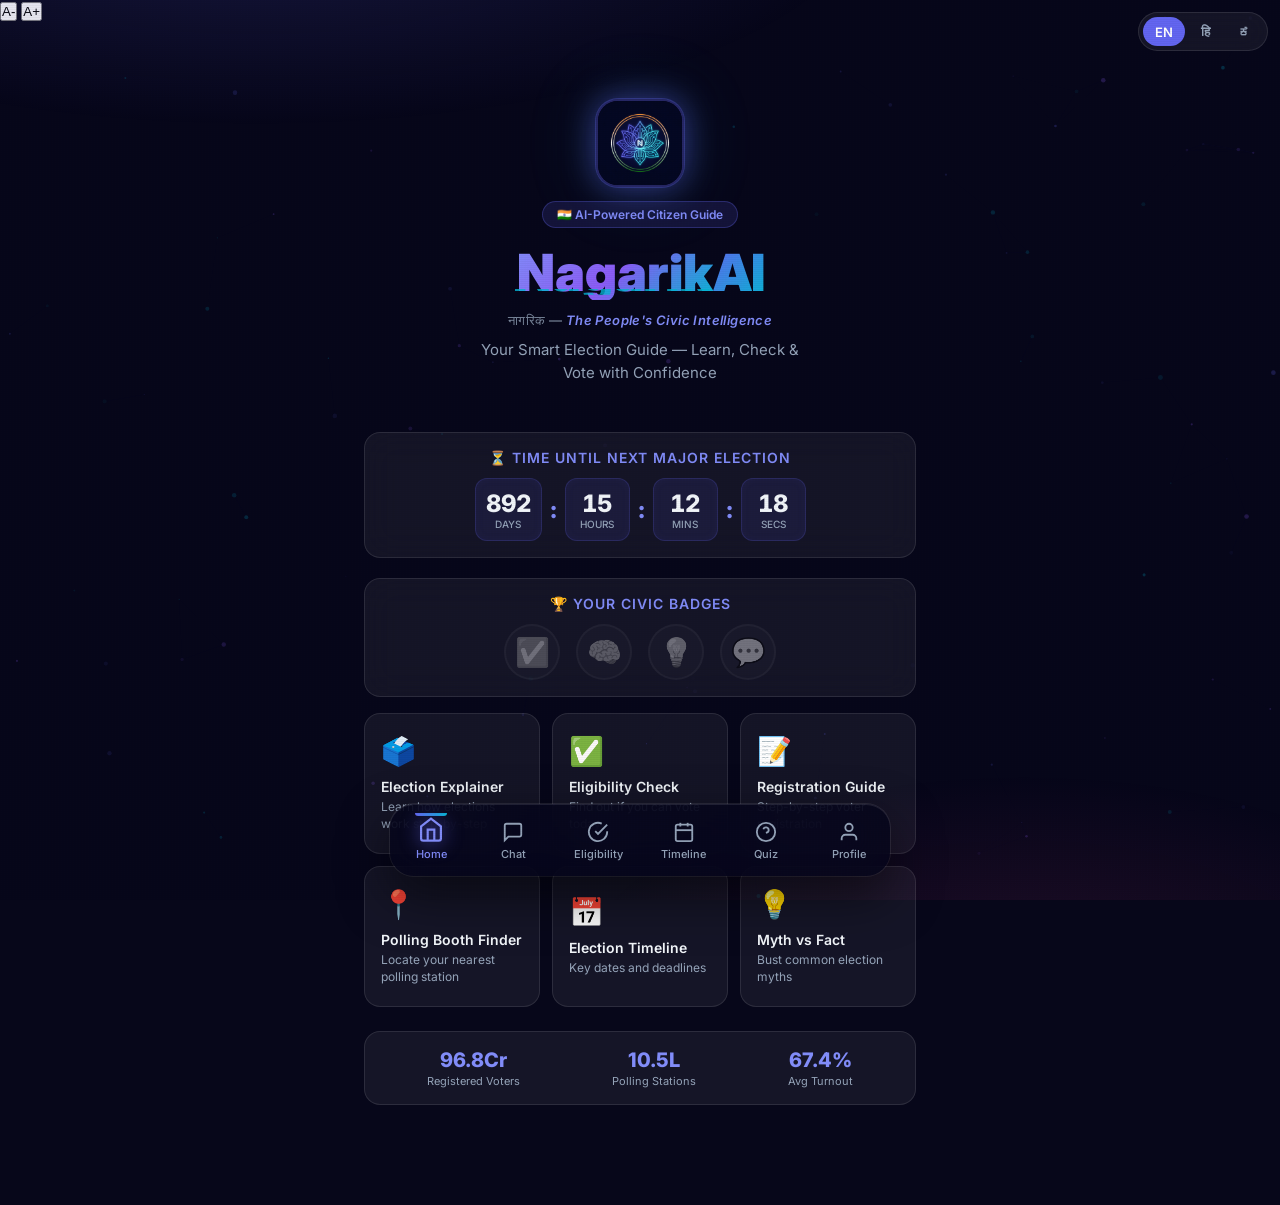
<file: index.html>
<!DOCTYPE html>
<html lang="en" dir="ltr">
<head>
  <meta charset="UTF-8">
  <meta name="viewport" content="width=device-width, initial-scale=1.0">
  <meta name="description" content="NagarikAI — India's smartest AI-powered citizen guide. Understand elections, check voter eligibility, find your polling booth on Google Maps, and become a confident voter.">
  <meta name="keywords" content="NagarikAI, nagarik, election guide, voter eligibility, India elections, polling booth finder, civic AI, matadaan, loktantra">
  <meta name="theme-color" content="#6366F1">
  <meta name="apple-mobile-web-app-capable" content="yes">
  <meta property="og:title" content="NagarikAI — Smart Citizen Election Guide">
  <meta property="og:description" content="India's AI-powered civic assistant for voters.">
  <meta property="og:image" content="logo.png">
  <title>NagarikAI — Smart Citizen Election Guide</title>
  <link rel="preconnect" href="https://fonts.googleapis.com">
  <link rel="preconnect" href="https://fonts.gstatic.com" crossorigin>
  <link href="https://fonts.googleapis.com/css2?family=Inter:wght@300;400;500;600;700;800;900&display=swap" rel="stylesheet">
  <link rel="stylesheet" href="index.css">
  <link rel="manifest" href="manifest.json">
</head>
<body>
  <div id="app" role="main">
    <!-- Animated Background -->
    <canvas id="particle-canvas" aria-hidden="true"></canvas>
    <div id="cursor-glow" aria-hidden="true"></div>

    <!-- Top Controls -->
    <div class="top-controls" role="navigation" aria-label="Top Controls">
      <div class="font-scaler">
        <button id="font-dec" class="font-btn" aria-label="Decrease font size">A-</button>
        <button id="font-inc" class="font-btn" aria-label="Increase font size">A+</button>
      </div>
      <div class="lang-selector" aria-label="Language selection">
        <button class="lang-btn active" data-lang="en" aria-label="English" id="lang-en">EN</button>
        <button class="lang-btn" data-lang="hi" aria-label="Hindi" id="lang-hi">हि</button>
        <button class="lang-btn" data-lang="kn" aria-label="Kannada" id="lang-kn">ಕ</button>
      </div>
    </div>

    <!-- Navigation -->
    <nav class="bottom-nav" role="navigation" aria-label="Main navigation" id="main-nav">
      <button class="nav-item active" data-view="home" aria-label="Home" id="nav-home">
        <svg width="24" height="24" viewBox="0 0 24 24" fill="none" stroke="currentColor" stroke-width="2"><path d="M3 9l9-7 9 7v11a2 2 0 0 1-2 2H5a2 2 0 0 1-2-2z"/><polyline points="9 22 9 12 15 12 15 22"/></svg>
        <span data-i18n="nav.home">Home</span>
      </button>
      <button class="nav-item" data-view="chat" aria-label="Chat Assistant" id="nav-chat">
        <svg width="24" height="24" viewBox="0 0 24 24" fill="none" stroke="currentColor" stroke-width="2"><path d="M21 15a2 2 0 0 1-2 2H7l-4 4V5a2 2 0 0 1 2-2h14a2 2 0 0 1 2 2z"/></svg>
        <span data-i18n="nav.chat">Chat</span>
      </button>
      <button class="nav-item" data-view="eligibility" aria-label="Check Eligibility" id="nav-eligibility">
        <svg width="24" height="24" viewBox="0 0 24 24" fill="none" stroke="currentColor" stroke-width="2"><path d="M22 11.08V12a10 10 0 1 1-5.93-9.14"/><polyline points="22 4 12 14.01 9 11.01"/></svg>
        <span data-i18n="nav.eligibility">Eligibility</span>
      </button>
      <button class="nav-item" data-view="timeline" aria-label="Election Timeline" id="nav-timeline">
        <svg width="24" height="24" viewBox="0 0 24 24" fill="none" stroke="currentColor" stroke-width="2"><rect x="3" y="4" width="18" height="18" rx="2" ry="2"/><line x1="16" y1="2" x2="16" y2="6"/><line x1="8" y1="2" x2="8" y2="6"/><line x1="3" y1="10" x2="21" y2="10"/></svg>
        <span data-i18n="nav.timeline">Timeline</span>
      </button>
      <button class="nav-item" data-view="quiz" aria-label="Quick Quiz" id="nav-quiz">
        <svg width="24" height="24" viewBox="0 0 24 24" fill="none" stroke="currentColor" stroke-width="2"><circle cx="12" cy="12" r="10"/><path d="M9.09 9a3 3 0 0 1 5.83 1c0 2-3 3-3 3"/><line x1="12" y1="17" x2="12.01" y2="17"/></svg>
        <span data-i18n="nav.quiz">Quiz</span>
      </button>
      <button class="nav-item" data-view="profile" aria-label="User Profile" id="nav-profile">
        <svg width="24" height="24" viewBox="0 0 24 24" fill="none" stroke="currentColor" stroke-width="2"><path d="M20 21v-2a4 4 0 0 0-4-4H8a4 4 0 0 0-4 4v2"/><circle cx="12" cy="7" r="4"/></svg>
        <span data-i18n="nav.profile">Profile</span>
      </button>
    </nav>

    <!-- Views Container -->
    <div class="views-container" id="views-container">

      <!-- HOME VIEW -->
      <section class="view active" id="view-home" aria-label="Home">
                <header class="hero">
          <div class="hero-logo-wrap">
            <img src="logo.png" alt="NagarikAI — India's Civic AI" class="hero-logo" width="88" height="88">
          </div>
          <div class="hero-badge">&#127470;&#127475; AI-Powered Citizen Guide</div>
          <h1 class="hero-title">
            <span class="gradient-text glitch" data-text="Nagarik">Nagarik</span><span class="hero-ai-tag">AI</span>
          </h1>
          <p class="hero-tagline">&#2344;&#2366;&#2327;&#2352;&#2367;&#2325; &mdash; <em>The People's Civic Intelligence</em></p>
          <p class="hero-subtitle" data-i18n="home.subtitle">Your Smart Election Guide &mdash; Learn, Check &amp; Vote with Confidence</p>
        </header>

        <!-- Live Countdown -->
        <div class="countdown-card glass-card" aria-label="Election Countdown">
          <div class="countdown-title" data-i18n="home.countdownTitle">⏳ Time until Next Major Election</div>
          <div class="countdown-timer" id="countdown-timer">
            <div class="cd-box"><span class="cd-num" id="cd-days">00</span><span class="cd-label" data-i18n="home.cdDays">Days</span></div><span class="cd-colon">:</span>
            <div class="cd-box"><span class="cd-num" id="cd-hours">00</span><span class="cd-label" data-i18n="home.cdHours">Hours</span></div><span class="cd-colon">:</span>
            <div class="cd-box"><span class="cd-num" id="cd-mins">00</span><span class="cd-label" data-i18n="home.cdMins">Mins</span></div><span class="cd-colon">:</span>
            <div class="cd-box"><span class="cd-num" id="cd-secs">00</span><span class="cd-label" data-i18n="home.cdSecs">Secs</span></div>
          </div>
        </div>

        <!-- Civic Badges -->
        <div class="badges-section glass-card" aria-label="Your Civic Badges">
          <div class="badges-title" data-i18n="home.badgesTitle">🏆 Your Civic Badges</div>
          <div class="badges-list" id="badges-list">
             <div class="civic-badge locked" id="badge-eligible" title="Checked Eligibility"><div class="badge-icon">✅</div></div>
             <div class="civic-badge locked" id="badge-quiz" title="Aced the Quiz"><div class="badge-icon">🧠</div></div>
             <div class="civic-badge locked" id="badge-myths" title="Myth Buster"><div class="badge-icon">💡</div></div>
             <div class="civic-badge locked" id="badge-chat" title="AI Explorer"><div class="badge-icon">💬</div></div>
          </div>
        </div>

        <div class="feature-grid" id="feature-grid">
          <button class="feature-card" data-action="explainer" id="feat-explainer" aria-label="Election Explainer">
            <div class="card-icon">🗳️</div>
            <h3 data-i18n="home.explainer">Election Explainer</h3>
            <p data-i18n="home.explainerDesc">Learn how elections work step-by-step</p>
            <div class="card-arrow">→</div>
          </button>
          <button class="feature-card" data-action="eligibility" id="feat-eligibility" aria-label="Eligibility Check">
            <div class="card-icon">✅</div>
            <h3 data-i18n="home.eligibility">Eligibility Check</h3>
            <p data-i18n="home.eligibilityDesc">Find out if you can vote today</p>
            <div class="card-arrow">→</div>
          </button>
          <button class="feature-card" data-action="registration" id="feat-registration" aria-label="Registration Guide">
            <div class="card-icon">📝</div>
            <h3 data-i18n="home.registration">Registration Guide</h3>
            <p data-i18n="home.registrationDesc">Step-by-step voter registration</p>
            <div class="card-arrow">→</div>
          </button>
          <button class="feature-card" data-action="booth" id="feat-booth" aria-label="Find Polling Booth">
            <div class="card-icon">📍</div>
            <h3 data-i18n="home.booth">Polling Booth Finder</h3>
            <p data-i18n="home.boothDesc">Locate your nearest polling station</p>
            <div class="card-arrow">→</div>
          </button>
          <button class="feature-card" data-action="timeline" id="feat-timeline" aria-label="Election Timeline">
            <div class="card-icon">📅</div>
            <h3 data-i18n="home.timeline">Election Timeline</h3>
            <p data-i18n="home.timelineDesc">Key dates and deadlines</p>
            <div class="card-arrow">→</div>
          </button>
          <button class="feature-card" data-action="myths" id="feat-myths" aria-label="Myth vs Fact">
            <div class="card-icon">💡</div>
            <h3 data-i18n="home.myths">Myth vs Fact</h3>
            <p data-i18n="home.mythsDesc">Bust common election myths</p>
            <div class="card-arrow">→</div>
          </button>
        </div>

        <!-- Quick Stats -->
        <div class="stats-bar">
          <div class="stat"><span class="stat-num" id="stat-voters">96.8Cr</span><span class="stat-label" data-i18n="home.statVoters">Registered Voters</span></div>
          <div class="stat"><span class="stat-num" id="stat-booths">10.5L</span><span class="stat-label" data-i18n="home.statBooths">Polling Stations</span></div>
          <div class="stat"><span class="stat-num" id="stat-turnout">67.4%</span><span class="stat-label" data-i18n="home.statTurnout">Avg Turnout</span></div>
        </div>
      </section>

      <!-- CHAT VIEW -->
      <section class="view" id="view-chat" aria-label="Chat Assistant">
        <div class="chat-header">
          <div class="chat-avatar">🤖</div>
          <div style="flex: 1;">
            <h2>CivicPulse AI</h2>
            <span class="chat-status" data-i18n="chat.online">Online</span>
          </div>
          <button id="chat-tts-toggle" class="icon-btn" aria-label="Toggle text to speech" title="Mute/Unmute Bot">
             <svg width="24" height="24" viewBox="0 0 24 24" fill="none" stroke="currentColor" stroke-width="2"><polygon points="11 5 6 9 2 9 2 15 6 15 11 19 11 5"></polygon><line x1="23" y1="9" x2="17" y2="15"></line><line x1="17" y1="9" x2="23" y2="15"></line></svg>
          </button>
        </div>
        <div class="chat-messages" id="chat-messages" role="log" aria-live="polite" aria-label="Chat messages"></div>
        <div class="chat-suggestions" id="chat-suggestions"></div>
        <div class="chat-input-area">
          <input type="text" id="chat-input" placeholder="Ask me anything about elections..." aria-label="Type your message" data-i18n-placeholder="chat.placeholder" autocomplete="off">
          <button id="chat-send" aria-label="Send message" class="send-btn">
            <svg width="20" height="20" viewBox="0 0 24 24" fill="currentColor"><path d="M2.01 21L23 12 2.01 3 2 10l15 2-15 2z"/></svg>
          </button>
          <button id="chat-voice" aria-label="Voice input" class="voice-btn">
            <svg width="20" height="20" viewBox="0 0 24 24" fill="none" stroke="currentColor" stroke-width="2"><path d="M12 1a3 3 0 0 0-3 3v8a3 3 0 0 0 6 0V4a3 3 0 0 0-3-3z"/><path d="M19 10v2a7 7 0 0 1-14 0v-2"/><line x1="12" y1="19" x2="12" y2="23"/><line x1="8" y1="23" x2="16" y2="23"/></svg>
          </button>
        </div>
      </section>

      <!-- ELIGIBILITY VIEW -->
      <section class="view" id="view-eligibility" aria-label="Eligibility Checker">
        <div class="view-header">
          <h2 class="gradient-text" data-i18n="eligibility.title">Check Your Eligibility</h2>
          <div class="progress-bar" role="progressbar" aria-valuenow="1" aria-valuemin="1" aria-valuemax="3">
            <div class="progress-fill" id="elig-progress" style="width:33%"></div>
            <span class="progress-text" id="elig-step">Step 1 of 3</span>
          </div>
        </div>

        <div class="elig-steps" id="elig-steps">
          <!-- Step 1: Age -->
          <div class="elig-step active" data-step="1">
            <div class="glass-card">
              <label for="elig-age" class="form-label" data-i18n="eligibility.ageLabel">How old are you?</label>
              <div class="age-input-wrap">
                <button class="age-btn" id="age-dec" aria-label="Decrease age">−</button>
                <input type="number" id="elig-age" min="1" max="120" value="18" class="age-input" aria-label="Age">
                <button class="age-btn" id="age-inc" aria-label="Increase age">+</button>
              </div>
              <button class="primary-btn" id="elig-next-1" data-i18n="eligibility.next">Next →</button>
            </div>
          </div>
          <!-- Step 2: Citizenship -->
          <div class="elig-step" data-step="2">
            <div class="glass-card">
              <label class="form-label" data-i18n="eligibility.citizenLabel">Are you an Indian citizen?</label>
              <div class="radio-group" role="radiogroup">
                <label class="radio-option"><input type="radio" name="citizen" value="yes" checked> <span data-i18n="eligibility.yes">Yes, Indian Citizen</span></label>
                <label class="radio-option"><input type="radio" name="citizen" value="nri"> <span data-i18n="eligibility.nri">NRI (Non-Resident Indian)</span></label>
                <label class="radio-option"><input type="radio" name="citizen" value="no"> <span data-i18n="eligibility.no">No</span></label>
              </div>
              <div class="btn-row">
                <button class="secondary-btn" id="elig-back-2" data-i18n="eligibility.back">← Back</button>
                <button class="primary-btn" id="elig-next-2" data-i18n="eligibility.next">Next →</button>
              </div>
            </div>
          </div>
          <!-- Step 3: State -->
          <div class="elig-step" data-step="3">
            <div class="glass-card">
              <label for="elig-state" class="form-label" data-i18n="eligibility.stateLabel">Select your State/UT</label>
              <select id="elig-state" class="select-input" aria-label="Select state">
                <option value="">-- Select --</option>
                <option>Andhra Pradesh</option><option>Arunachal Pradesh</option><option>Assam</option><option>Bihar</option>
                <option>Chhattisgarh</option><option>Goa</option><option>Gujarat</option><option>Haryana</option>
                <option>Himachal Pradesh</option><option>Jharkhand</option><option>Karnataka</option><option>Kerala</option>
                <option>Madhya Pradesh</option><option>Maharashtra</option><option>Manipur</option><option>Meghalaya</option>
                <option>Mizoram</option><option>Nagaland</option><option>Odisha</option><option>Punjab</option>
                <option>Rajasthan</option><option>Sikkim</option><option>Tamil Nadu</option><option>Telangana</option>
                <option>Tripura</option><option>Uttar Pradesh</option><option>Uttarakhand</option><option>West Bengal</option>
                <option>Delhi</option><option>Jammu & Kashmir</option><option>Ladakh</option>
              </select>
              <div class="btn-row">
                <button class="secondary-btn" id="elig-back-3" data-i18n="eligibility.back">← Back</button>
                <button class="primary-btn" id="elig-check" data-i18n="eligibility.check">Check Eligibility ✓</button>
              </div>
            </div>
          </div>
        </div>

        <!-- Result -->
        <div class="elig-result hidden" id="elig-result"></div>
      </section>

      <!-- TIMELINE VIEW -->
      <section class="view" id="view-timeline" aria-label="Election Timeline">
        <div class="view-header">
          <h2 class="gradient-text" data-i18n="timeline.title">Election Timeline 2026</h2>
        </div>
        <div class="timeline" id="timeline-container"></div>
      </section>

      <!-- QUIZ VIEW -->
      <section class="view" id="view-quiz" aria-label="Quick Quiz">
        <div class="view-header">
          <h2 class="gradient-text" data-i18n="quiz.title">Test Your Knowledge</h2>
          <div class="quiz-score" id="quiz-score">Score: <span id="score-val">0</span>/5</div>
        </div>
        <div class="quiz-container" id="quiz-container"></div>
      </section>

      <!-- EXPLAINER VIEW -->
      <section class="view" id="view-explainer" aria-label="Election Explainer">
        <div class="view-header">
          <button class="back-btn" id="explainer-back" aria-label="Go back">← Back</button>
          <h2 class="gradient-text" data-i18n="explainer.title">How Elections Work</h2>
        </div>
        <div class="explainer-content" id="explainer-content"></div>
      </section>

      <!-- REGISTRATION VIEW -->
      <section class="view" id="view-registration" aria-label="Registration Guide">
        <div class="view-header">
          <button class="back-btn" id="reg-back" aria-label="Go back">← Back</button>
          <h2 class="gradient-text" data-i18n="registration.title">Voter Registration Guide</h2>
        </div>
        <div class="reg-content" id="reg-content"></div>
      </section>

      <!-- MYTHS VIEW -->
      <section class="view" id="view-myths" aria-label="Myth vs Fact">
        <div class="view-header">
          <button class="back-btn" id="myths-back" aria-label="Go back">← Back</button>
          <h2 class="gradient-text" data-i18n="myths.title">Myth vs Fact</h2>
        </div>
        <div class="myths-content" id="myths-content"></div>
      </section>

      <!-- BOOTH FINDER VIEW -->
      <section class="view" id="view-booth" aria-label="Polling Booth Finder">
        <div class="view-header">
          <button class="back-btn" id="booth-back" aria-label="Go back">← Back</button>
          <h2 class="gradient-text" data-i18n="booth.title">Find Your Polling Booth</h2>
        </div>
        <div class="booth-content" id="booth-content"></div>
      </section>

      <!-- PROFILE VIEW -->
      <section class="view" id="view-profile" aria-label="User Profile">
        <div class="view-header">
          <h2 class="gradient-text" data-i18n="profile.title">Your Profile</h2>
        </div>
        <div class="profile-container glass-card" id="profile-container">
          <div class="profile-avatar-wrapper">
            <div class="profile-avatar">👤</div>
          </div>
          <form id="profile-form">
            <div class="form-group">
              <label for="profile-name" class="form-label" data-i18n="profile.nameLabel">Full Name</label>
              <input type="text" id="profile-name" class="text-input" placeholder="Enter your name" required>
            </div>
            <div class="form-group">
              <label for="profile-age" class="form-label" data-i18n="profile.ageLabel">Age</label>
              <input type="number" id="profile-age" class="text-input" min="18" max="120" placeholder="e.g. 25" required>
            </div>
            <div class="form-group">
              <label for="profile-state" class="form-label" data-i18n="profile.stateLabel">State/UT</label>
              <select id="profile-state" class="select-input" required>
                <option value="">-- Select --</option>
                <option>Andhra Pradesh</option><option>Arunachal Pradesh</option><option>Assam</option><option>Bihar</option>
                <option>Chhattisgarh</option><option>Goa</option><option>Gujarat</option><option>Haryana</option>
                <option>Himachal Pradesh</option><option>Jharkhand</option><option>Karnataka</option><option>Kerala</option>
                <option>Madhya Pradesh</option><option>Maharashtra</option><option>Manipur</option><option>Meghalaya</option>
                <option>Mizoram</option><option>Nagaland</option><option>Odisha</option><option>Punjab</option>
                <option>Rajasthan</option><option>Sikkim</option><option>Tamil Nadu</option><option>Telangana</option>
                <option>Tripura</option><option>Uttar Pradesh</option><option>Uttarakhand</option><option>West Bengal</option>
                <option>Delhi</option><option>Jammu & Kashmir</option><option>Ladakh</option>
              </select>
            </div>
            <div class="form-group">
              <label for="profile-district" class="form-label" data-i18n="profile.districtLabel">District (Optional)</label>
              <input type="text" id="profile-district" class="text-input" placeholder="e.g. Bengaluru Urban">
            </div>
            <button type="submit" class="primary-btn profile-save-btn" id="profile-save" data-i18n="profile.save">Save Profile ✓</button>
          </form>
        </div>
      </section>
    </div>
  </div>

  <!-- Toast Notification -->
  <div class="toast hidden" id="toast" role="alert" aria-live="assertive"></div>

  <!-- Scripts -->
  <script src="services/i18n.js"></script>
  <script src="services/eligibility.js"></script>
  <script src="services/timeline.js"></script>
  <script src="services/chatbot.js"></script>
  <script src="services/quiz.js"></script>
  <script src="services/explainer.js"></script>
  <script src="services/booth.js"></script>
  <script src="utils/particles.js"></script>
  <script src="utils/helpers.js"></script>
  <script src="app.js"></script>
</body>
</html>
</file>
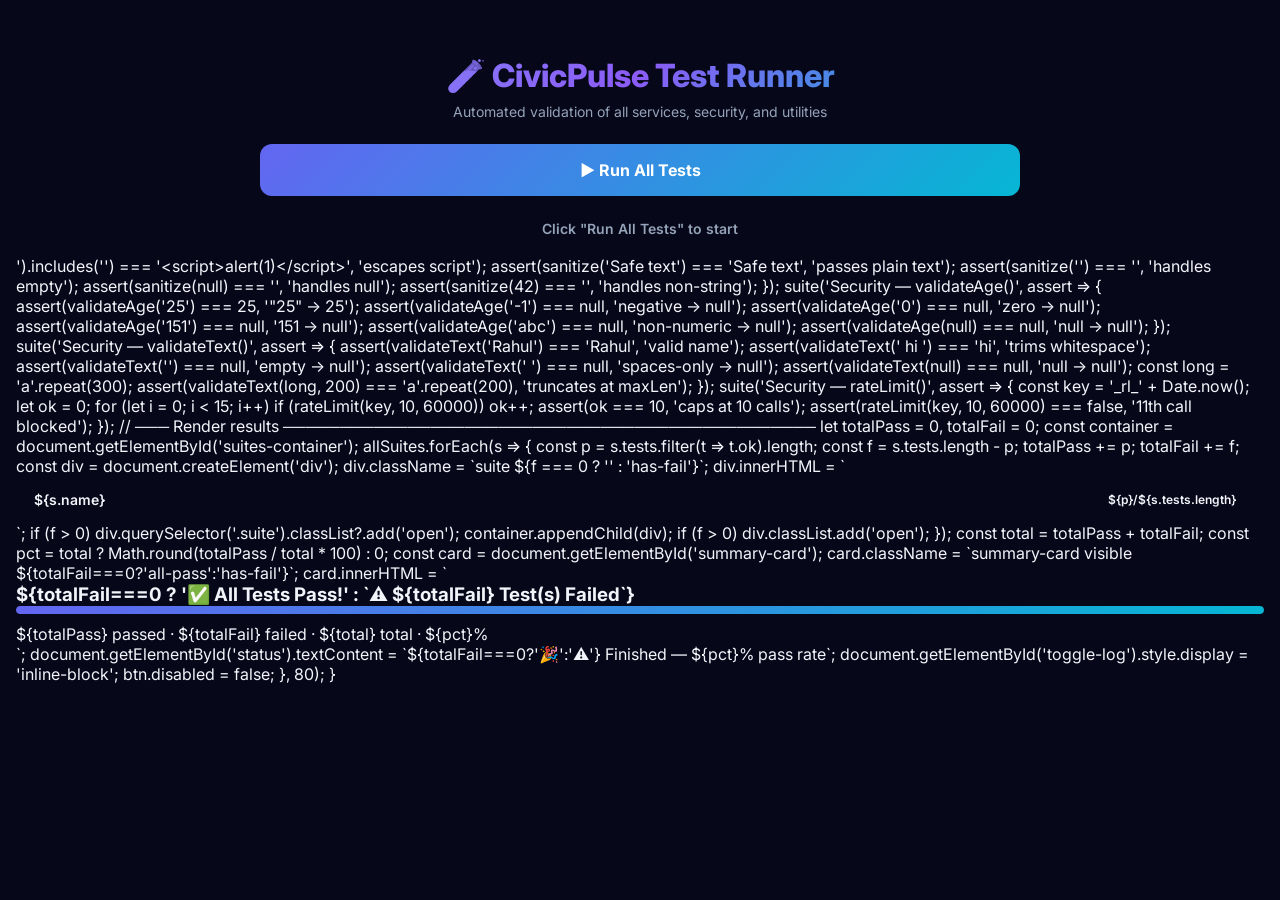
<file: tests/test-runner.html>
<!DOCTYPE html>
<html lang="en">
<head>
  <meta charset="UTF-8">
  <meta name="viewport" content="width=device-width, initial-scale=1.0">
  <title>CivicPulse AI — Test Runner</title>
  <link href="https://fonts.googleapis.com/css2?family=Inter:wght@400;600;700&family=JetBrains+Mono:wght@400;600&display=swap" rel="stylesheet">
  <style>
    :root {
      --bg: #07071A; --bg2: #0F0F2D; --primary: #6366F1; --cyan: #06B6D4;
      --success: #10B981; --danger: #EF4444; --text: #F1F5F9; --text-dim: #94A3B8;
      --glass: rgba(255,255,255,0.06); --border: rgba(255,255,255,0.1);
    }
    *, *::before, *::after { box-sizing: border-box; margin: 0; padding: 0; }
    body { font-family: 'Inter', sans-serif; background: var(--bg); color: var(--text);
           min-height: 100vh; padding: 24px 16px 48px; }
    .header { text-align: center; padding: 32px 0 24px; }
    .header h1 { font-size: 2rem; font-weight: 800;
      background: linear-gradient(135deg, #818CF8, #8B5CF6, #06B6D4);
      -webkit-background-clip: text; -webkit-text-fill-color: transparent; }
    .header p { color: var(--text-dim); margin-top: 8px; font-size: 14px; }
    .container { max-width: 760px; margin: 0 auto; }
    #run-btn {
      display: block; width: 100%; padding: 16px; margin-bottom: 24px;
      background: linear-gradient(135deg, var(--primary), var(--cyan));
      border: none; border-radius: 12px; color: #fff;
      font: 700 16px 'Inter', sans-serif; cursor: pointer;
      transition: opacity .2s, transform .2s;
    }
    #run-btn:hover { opacity: .9; transform: translateY(-2px); }
    #run-btn:disabled { opacity: .5; cursor: default; transform: none; }
    #status { font: 600 14px 'Inter'; text-align: center;
              color: var(--text-dim); margin-bottom: 16px; min-height: 20px; }
    .summary-card {
      background: var(--glass); border: 1px solid var(--border);
      border-radius: 16px; padding: 20px 24px; margin-bottom: 20px;
      display: none;
    }
    .summary-card.visible { display: block; }
    .summary-card.all-pass { border-color: rgba(16,185,129,.4); }
    .summary-card.has-fail  { border-color: rgba(239,68,68,.4); }
    .summary-card h3 { font-size: 1.1rem; font-weight: 700; margin-bottom: 12px; }
    .summary-card.all-pass h3 { color: var(--success); }
    .summary-card.has-fail  h3 { color: var(--danger); }
    .progress-bar { height: 8px; background: rgba(255,255,255,.08);
                    border-radius: 4px; overflow: hidden; margin-bottom: 10px; }
    .progress-fill { height: 100%; border-radius: 4px;
                     background: linear-gradient(90deg, var(--primary), var(--cyan));
                     transition: width .6s ease; }
    .summary-card p { color: var(--text-dim); font-size: 13px; }
    .suite { background: var(--glass); border: 1px solid var(--border);
             border-radius: 12px; margin-bottom: 12px; overflow: hidden; }
    .suite-header {
      padding: 14px 18px; font: 600 14px 'Inter'; cursor: pointer;
      display: flex; align-items: center; justify-content: space-between;
      user-select: none;
    }
    .suite-header:hover { background: rgba(255,255,255,.04); }
    .suite-badge { font-size: 12px; padding: 2px 10px; border-radius: 20px; font-weight: 600; }
    .suite-badge.pass { background: rgba(16,185,129,.15); color: var(--success); }
    .suite-badge.fail { background: rgba(239,68,68,.15);  color: var(--danger); }
    .suite-body { display: none; padding: 0 18px 14px; border-top: 1px solid var(--border); }
    .suite.open .suite-body { display: block; }
    .test-item { font: 400 13px 'JetBrains Mono', monospace; padding: 5px 0;
                 color: var(--text-dim); display: flex; align-items: flex-start; gap: 8px; }
    .test-item.ok   { color: #86efac; }
    .test-item.fail { color: #fca5a5; }
    .test-icon { flex-shrink: 0; }
    .log-output {
      background: #050514; border: 1px solid var(--border); border-radius: 8px;
      padding: 16px; margin-top: 20px; font: 400 12px 'JetBrains Mono', monospace;
      color: #a5f3fc; max-height: 300px; overflow-y: auto; white-space: pre-wrap;
      display: none;
    }
    .log-output.visible { display: block; }
    #toggle-log { background: none; border: 1px solid var(--border); color: var(--text-dim);
                  border-radius: 8px; padding: 8px 16px; font: 500 13px 'Inter';
                  cursor: pointer; margin-top: 12px; }
    #toggle-log:hover { border-color: var(--primary); color: var(--text); }
  </style>
</head>
<body>
  <div class="container">
    <header class="header">
      <h1>🧪 CivicPulse Test Runner</h1>
      <p>Automated validation of all services, security, and utilities</p>
    </header>

    <button id="run-btn">▶ Run All Tests</button>
    <div id="status">Click "Run All Tests" to start</div>

    <div class="summary-card" id="summary-card"></div>
    <div id="suites-container"></div>

    <button id="toggle-log" style="display:none">📋 Toggle Console Log</button>
    <div class="log-output" id="log-output"></div>
  </div>

  <!-- Load all app services first -->
  <script src="../services/i18n.js"></script>
  <script src="../services/eligibility.js"></script>
  <script src="../services/timeline.js"></script>
  <script src="../services/chatbot.js"></script>
  <script src="../services/quiz.js"></script>
  <script src="../utils/helpers.js"></script>

  <script>
    // Intercept console for log display
    const logEl = document.getElementById('log-output');
    const _origLog = console.log, _origErr = console.error;
    const logLines = [];
    ['log','error','warn'].forEach(m => {
      const orig = console[m];
      console[m] = (...a) => {
        orig.apply(console, a);
        logLines.push(a.join(' '));
        logEl.textContent = logLines.join('\n');
      };
    });

    document.getElementById('toggle-log').addEventListener('click', () => {
      logEl.classList.toggle('visible');
    });

    document.getElementById('run-btn').addEventListener('click', runTests);

    function runTests() {
      const btn = document.getElementById('run-btn');
      btn.disabled = true;
      document.getElementById('status').textContent = '⏳ Running tests…';
      document.getElementById('suites-container').innerHTML = '';
      document.getElementById('summary-card').className = 'summary-card';
      logLines.length = 0; logEl.textContent = '';

      // Tiny delay for UI repaint
      setTimeout(() => {
        // ── Inline test runner ───────────────────────────────────────────
        const allSuites = [];
        let currentSuite = null;

        function suite(name, fn) {
          currentSuite = { name, tests: [] };
          allSuites.push(currentSuite);
          fn(assert);
          currentSuite = null;
        }

        function assert(cond, label) {
          const ok = typeof cond === 'function' ? (() => { try { return !!cond(); } catch(e){ return false; } })() : !!cond;
          if (currentSuite) currentSuite.tests.push({ ok, label });
          if (ok) console.log(`✅ ${label}`);
          else     console.error(`❌ FAIL: ${label}`);
          return ok;
        }

        // ── Make helpers available (they use DOM so mock what's needed) ──
        function sanitize(str) {
          if (typeof str !== 'string') return '';
          const el = document.createElement('div');
          el.textContent = str;
          return el.innerHTML;
        }
        function validateAge(val) {
          const n = parseInt(String(val), 10);
          return (!isNaN(n) && n >= 1 && n <= 150) ? n : null;
        }
        function validateText(val, maxLen = 200) {
          if (typeof val !== 'string') return null;
          const t = val.trim().slice(0, maxLen);
          return t.length > 0 ? t : null;
        }
        const _rl = {};
        function rateLimit(key, limit = 10, ms = 10000) {
          const now = Date.now();
          if (!_rl[key]) _rl[key] = { count: 0, reset: now + ms };
          if (now > _rl[key].reset) _rl[key] = { count: 0, reset: now + ms };
          if (_rl[key].count >= limit) return false;
          _rl[key].count++; return true;
        }

        // ─── SUITES ──────────────────────────────────────────────────────
        suite('Eligibility — Age', assert => {
          assert(EligibilityService.check(25,'yes','KA').eligible === true, 'Age 25 → eligible');
          assert(EligibilityService.check(18,'yes','DL').eligible === true, 'Age 18 boundary → eligible');
          assert(EligibilityService.check(17,'yes','KL').eligible === false,'Age 17 → not eligible');
          assert(EligibilityService.check(17,'yes','KL').type === 'underage', 'type = underage');
          assert(EligibilityService.check(0, 'yes','BR').eligible === false,'Age 0 → invalid');
          assert(EligibilityService.check(-5,'yes','UP').type === 'invalid', 'Negative → invalid');
          assert(EligibilityService.check(151,'yes','GO').eligible=== false,'Age 151 → invalid');
          assert(EligibilityService.check(null,'yes','MP').eligible===false, 'Null → invalid');
        });

        suite('Eligibility — Citizenship', assert => {
          assert(EligibilityService.check(25,'no','DL').eligible===false,   'Non-citizen → not eligible');
          assert(EligibilityService.check(25,'no','DL').type==='non-citizen','type = non-citizen');
          assert(EligibilityService.check(30,'nri','MH').eligible===true,   'NRI → eligible');
          assert(EligibilityService.check(30,'nri','MH').type==='nri',      'NRI type correct');
          assert(EligibilityService.check(18,'yes','').eligible===true,     'No state → still eligible');
          assert(EligibilityService.check(18,'','DL').eligible===false,     'Empty citizenship → invalid');
        });

        suite('Eligibility — Result shape', assert => {
          const r = EligibilityService.check(25,'yes','KA');
          assert(Array.isArray(r.steps),            'steps is array');
          assert(typeof r.message === 'string',     'message is string');
          assert(typeof r.description === 'string', 'description is string');
          assert(r.steps.length > 0,                'eligible has steps');
        });

        suite('Chatbot — Knowledge Base', assert => {
          assert(typeof ChatbotService.knowledgeBase === 'object', 'KB is object');
          assert(Object.keys(ChatbotService.knowledgeBase).length >= 8, '≥8 KB entries');
          assert(typeof ChatbotService.getResponse('elections') === 'string', 'returns string');
          assert(ChatbotService.getResponse('').length > 0, 'empty input returns fallback');
          assert(!ChatbotService.getResponse('<script>alert(1)</script>').includes('<script>'), 'XSS not reflected');
        });

        suite('Chatbot — Response Quality', assert => {
          const cases = [
            ['how do elections work', 'lok sabha'],
            ['how to register',       'form'],
            ['what is nota',          'none'],
            ['what is evm',           'electronic'],
            ['why vote',              'vote'],
          ];
          cases.forEach(([q, kw]) => {
            const r = ChatbotService.getResponse(q);
            assert(r.toLowerCase().includes(kw), `"${q}" contains "${kw}"`);
          });
        });

        suite('Timeline — Data Integrity', assert => {
          assert(Array.isArray(TimelineService.events),         'events is array');
          assert(TimelineService.events.length >= 5,           '≥5 events');
          const dates = TimelineService.events.map(e => new Date(e.date).getTime());
          assert(dates.every(d => !isNaN(d)),                  'all dates parseable');
          let sorted = true;
          for (let i = 1; i < dates.length; i++) if (dates[i] < dates[i-1]) sorted = false;
          assert(sorted, 'events in chronological order');
        });

        suite('Quiz — Structure', assert => {
          QuizService.init();
          assert(QuizService.shuffled.length === 5, '5 questions selected');
          assert(QuizService.score === 0,            'score resets');
          QuizService.questions.forEach((q, i) => {
            assert(q.opts.length === 4,                                `Q${i+1}: 4 options`);
            assert(q.answer >= 0 && q.answer < 4,                     `Q${i+1}: valid answer`);
            assert(typeof q.explain === 'string' && q.explain.length > 5, `Q${i+1}: has explanation`);
          });
        });

        suite('i18n — Completeness', assert => {
          ['en','hi','kn'].forEach(l => {
            assert(typeof I18N[l] === 'object',           `I18N.${l} exists`);
            assert(Object.keys(I18N[l]).length >= 10,     `I18N.${l} ≥10 keys`);
          });
          setLanguage('en');
          assert(t('nav.home') === 'Home', 'EN nav.home = "Home"');
          assert(t('missing.key') === 'missing.key', 'missing key returns itself');
        });

        suite('Security — sanitize()', assert => {
          assert(sanitize('<script>alert(1)</script>') === '&lt;script&gt;alert(1)&lt;/script&gt;', 'escapes script');
          assert(sanitize('Safe text') === 'Safe text', 'passes plain text');
          assert(sanitize('') === '', 'handles empty');
          assert(sanitize(null) === '', 'handles null');
          assert(sanitize(42) === '', 'handles non-string');
        });

        suite('Security — validateAge()', assert => {
          assert(validateAge('25')  === 25,   '"25" → 25');
          assert(validateAge('-1')  === null, 'negative → null');
          assert(validateAge('0')   === null, 'zero → null');
          assert(validateAge('151') === null, '151 → null');
          assert(validateAge('abc') === null, 'non-numeric → null');
          assert(validateAge(null)  === null, 'null → null');
        });

        suite('Security — validateText()', assert => {
          assert(validateText('Rahul')  === 'Rahul',       'valid name');
          assert(validateText('  hi  ') === 'hi',          'trims whitespace');
          assert(validateText('')       === null,           'empty → null');
          assert(validateText('   ')    === null,           'spaces-only → null');
          assert(validateText(null)     === null,           'null → null');
          const long = 'a'.repeat(300);
          assert(validateText(long, 200) === 'a'.repeat(200), 'truncates at maxLen');
        });

        suite('Security — rateLimit()', assert => {
          const key = '_rl_' + Date.now();
          let ok = 0;
          for (let i = 0; i < 15; i++) if (rateLimit(key, 10, 60000)) ok++;
          assert(ok === 10, 'caps at 10 calls');
          assert(rateLimit(key, 10, 60000) === false, '11th call blocked');
        });

        // ─── Render results ───────────────────────────────────────────────
        let totalPass = 0, totalFail = 0;
        const container = document.getElementById('suites-container');

        allSuites.forEach(s => {
          const p = s.tests.filter(t => t.ok).length;
          const f = s.tests.length - p;
          totalPass += p; totalFail += f;

          const div = document.createElement('div');
          div.className = `suite ${f === 0 ? '' : 'has-fail'}`;
          div.innerHTML = `
            <div class="suite-header" onclick="this.parentElement.classList.toggle('open')">
              <span>${s.name}</span>
              <span class="suite-badge ${f===0?'pass':'fail'}">${p}/${s.tests.length}</span>
            </div>
            <div class="suite-body">
              ${s.tests.map(t =>
                `<div class="test-item ${t.ok?'ok':'fail'}">
                   <span class="test-icon">${t.ok?'✅':'❌'}</span>
                   <span>${t.label}</span>
                 </div>`
              ).join('')}
            </div>`;
          if (f > 0) div.querySelector('.suite').classList?.add('open');
          container.appendChild(div);
          if (f > 0) div.classList.add('open');
        });

        const total = totalPass + totalFail;
        const pct   = total ? Math.round(totalPass / total * 100) : 0;
        const card  = document.getElementById('summary-card');
        card.className = `summary-card visible ${totalFail===0?'all-pass':'has-fail'}`;
        card.innerHTML = `
          <h3>${totalFail===0 ? '✅ All Tests Pass!' : `⚠️ ${totalFail} Test(s) Failed`}</h3>
          <div class="progress-bar"><div class="progress-fill" style="width:${pct}%"></div></div>
          <p>${totalPass} passed · ${totalFail} failed · ${total} total · ${pct}%</p>`;

        document.getElementById('status').textContent =
          `${totalFail===0?'🎉':'⚠️'} Finished — ${pct}% pass rate`;
        document.getElementById('toggle-log').style.display = 'inline-block';
        btn.disabled = false;
      }, 80);
    }
  </script>
</body>
</html>
</file>
<file: index.css>
/* ===== CivicPulse AI — Design System ===== */
:root {
  --primary: #6366F1;
  --primary-light: #818CF8;
  --accent: #8B5CF6;
  --cyan: #06B6D4;
  --pink: #EC4899;
  --bg: #07071A;
  --bg2: #0F0F2D;
  --surface: rgba(255,255,255,0.04);
  --glass: rgba(255,255,255,0.06);
  --glass-border: rgba(255,255,255,0.1);
  --text: #F1F5F9;
  --text-dim: #94A3B8;
  --success: #10B981;
  --danger: #EF4444;
  --warning: #F59E0B;
  --radius: 16px;
  --radius-sm: 10px;
  --nav-h: 72px;
  --font: 'Inter', system-ui, sans-serif;
  --ease-spring: cubic-bezier(0.175, 0.885, 0.32, 1.275);
}
*, *::before, *::after { box-sizing: border-box; margin: 0; padding: 0; }
html { font-size: 16px; scroll-behavior: smooth; }
body {
  font-family: var(--font);
  background: var(--bg);
  color: var(--text);
  min-height: 100dvh;
  overflow-x: hidden;
  -webkit-font-smoothing: antialiased;
}
#app { 
  position: relative; 
  min-height: 100dvh; 
  padding-bottom: var(--nav-h); 
  zoom: var(--font-scale, 1);
  transition: zoom 0.3s cubic-bezier(0.175, 0.885, 0.32, 1.275);
}
#app::before {
  content: "";
  position: fixed;
  inset: 0;
  background: linear-gradient(rgba(18, 16, 16, 0) 50%, rgba(0, 0, 0, 0.25) 50%), linear-gradient(90deg, rgba(255, 0, 0, 0.06), rgba(0, 255, 0, 0.02), rgba(0, 0, 255, 0.06));
  background-size: 100% 2px, 3px 100%;
  z-index: 9999;
  pointer-events: none;
  opacity: 0.12;
}
#particle-canvas { position: fixed; inset: 0; z-index: 0; pointer-events: none; opacity: .45; }

/* ── Aurora background glow ── */
#app::after {
  content: "";
  position: fixed; inset: 0;
  background:
    radial-gradient(ellipse 80% 40% at 20% -10%, rgba(99,102,241,.18) 0%, transparent 60%),
    radial-gradient(ellipse 60% 40% at 80% 110%, rgba(236,72,153,.12) 0%, transparent 60%);
  pointer-events: none; z-index: 0;
  animation: aurora-shift 12s ease-in-out infinite alternate;
}
@keyframes aurora-shift {
  0%   { opacity: .7; }
  50%  { opacity: 1; }
  100% { opacity: .6; }
}

.hidden { display: none !important; }

/* ===== Cursor Glow ===== */
#cursor-glow {
  position: fixed; top: 0; left: 0; width: 500px; height: 500px;
  background: radial-gradient(circle, rgba(99,102,241,0.12) 0%, transparent 60%);
  border-radius: 50%; pointer-events: none; z-index: 0;
  transform: translate(-50%, -50%); transition: opacity 0.3s, transform 0.1s ease-out;
  opacity: 0; mix-blend-mode: screen;
}
body:hover #cursor-glow { opacity: 1; }
#cursor-glow.active { transform: translate(-50%, -50%) scale(1.1); background: radial-gradient(circle, rgba(6,182,212,0.15) 0%, transparent 60%); }


/* ===== Glass Utility ===== */
.glass-card {
  background: var(--glass);
  border: 1px solid var(--glass-border);
  border-radius: var(--radius);
  backdrop-filter: blur(16px);
  -webkit-backdrop-filter: blur(16px);
  padding: 24px;
}

/* ===== Gradient Text & Glitch ===== */
.gradient-text {
  background: linear-gradient(135deg, var(--primary-light), var(--accent), var(--cyan));
  -webkit-background-clip: text;
  -webkit-text-fill-color: transparent;
  background-clip: text;
}
.glitch {
  position: relative;
  display: inline-block;
}
.glitch::before, .glitch::after {
  content: attr(data-text);
  position: absolute;
  top: 0;
  left: 0;
  width: 100%;
  height: 100%;
  background: var(--bg);
  -webkit-background-clip: text;
  -webkit-text-fill-color: transparent;
  background-clip: text;
  background-image: linear-gradient(135deg, var(--primary-light), var(--accent), var(--cyan));
  opacity: 0.8;
  pointer-events: none;
}
.glitch::before {
  left: 2px;
  text-shadow: -2px 0 var(--danger);
  clip-path: inset(20% 0 80% 0);
  animation: glitch-anim 3s infinite linear alternate-reverse;
}
.glitch::after {
  left: -2px;
  text-shadow: -2px 0 var(--cyan);
  clip-path: inset(80% 0 10% 0);
  animation: glitch-anim 2.5s infinite linear alternate-reverse;
}
@keyframes glitch-anim {
  0% { clip-path: inset(10% 0 80% 0); transform: translate(-2px, 1px); }
  20% { clip-path: inset(40% 0 10% 0); transform: translate(2px, -1px); }
  40% { clip-path: inset(80% 0 5% 0); transform: translate(-2px, 2px); }
  60% { clip-path: inset(10% 0 30% 0); transform: translate(2px, -2px); }
  80% { clip-path: inset(50% 0 10% 0); transform: translate(-1px, 2px); }
  100% { clip-path: inset(20% 0 90% 0); transform: translate(1px, -1px); }
}

/* ===== Language Selector ===== */
.lang-selector {
  position: fixed; top: 12px; right: 12px; z-index: 100;
  display: flex; gap: 4px;
  background: var(--glass); border: 1px solid var(--glass-border);
  border-radius: 30px; padding: 4px; backdrop-filter: blur(12px);
}
.lang-btn {
  background: none; border: none; color: var(--text-dim);
  font: 600 13px var(--font); padding: 6px 12px;
  border-radius: 20px; cursor: pointer; transition: all .25s;
}
.lang-btn.active { background: var(--primary); color: #fff; }
.lang-btn:hover { color: #fff; }

/* ===== Bottom Nav ===== */
.bottom-nav {
  position: fixed; bottom: 0; left: 0; right: 0; z-index: 90;
  display: flex; justify-content: space-around; align-items: center;
  height: var(--nav-h);
  background: rgba(7,7,26,.85);
  border-top: 1px solid var(--glass-border);
  backdrop-filter: blur(20px); -webkit-backdrop-filter: blur(20px);
  padding-bottom: env(safe-area-inset-bottom);
}
.nav-item {
  position: relative;
  display: flex; flex-direction: column; align-items: center; gap: 4px;
  background: none; border: none; color: var(--text-dim);
  font: 500 11px var(--font); cursor: pointer; padding: 8px 6px;
  transition: color .25s; min-width: 56px;
  border-radius: 12px;
}
.nav-item svg { width: 22px; height: 22px; transition: transform .3s var(--ease-spring), filter .3s; }
.nav-item.active { color: var(--primary-light); }
.nav-item.active::before {
  content: ''; position: absolute; top: 0; left: 50%; transform: translateX(-50%);
  width: 32px; height: 3px; border-radius: 0 0 3px 3px;
  background: linear-gradient(90deg, var(--primary), var(--cyan));
}
.nav-item.active svg { transform: scale(1.2) translateY(-2px); filter: drop-shadow(0 0 8px var(--primary)); }

/* ===== Views ===== */
.views-container { position: relative; z-index: 1; }
.view {
  display: none; padding: 20px 16px 24px;
  animation: fadeUp .4s ease;
  max-width: 600px; margin: 0 auto;
}
.view.active { display: block; }
@keyframes fadeUp { from { opacity: 0; transform: translateY(16px); } to { opacity: 1; transform: translateY(0); } }

/* ===== Hero ===== */
.hero { text-align: center; padding: 50px 0 28px; }
.hero-badge {
  display: inline-block; font: 600 12px var(--font);
  background: rgba(99,102,241,.15); color: var(--primary-light);
  border: 1px solid rgba(99,102,241,.3); border-radius: 20px;
  padding: 5px 14px; margin-bottom: 16px;
  animation: pulse-glow 2s infinite;
}
@keyframes pulse-glow {
  0%,100% { box-shadow: 0 0 8px rgba(99,102,241,.2); }
  50% { box-shadow: 0 0 18px rgba(99,102,241,.45); }
}
.hero-title { font-size: clamp(2rem, 8vw, 3.2rem); font-weight: 900; line-height: 1.1; margin-bottom: 12px; }
.hero-subtitle { font: 400 15px var(--font); color: var(--text-dim); max-width: 340px; margin: 0 auto; line-height: 1.5; }

/* ===== Feature Grid ===== */
.feature-grid {
  display: grid; grid-template-columns: repeat(2, 1fr);
  gap: 12px; margin-top: 16px;
  perspective: 1000px; /* For 3D effect */
}
.feature-card {
  position: relative; text-align: left;
  background: var(--glass); border: 1px solid var(--glass-border);
  border-radius: var(--radius); padding: 20px 16px;
  cursor: pointer; transition: all .4s cubic-bezier(0.175, 0.885, 0.32, 1.275); 
  overflow: hidden;
  font-family: var(--font); color: var(--text);
  transform-style: preserve-3d;
}
.feature-card::before {
  content: ''; position: absolute; inset: 0;
  background: linear-gradient(135deg, rgba(99,102,241,.08), transparent);
  opacity: 0; transition: opacity .4s;
}
.feature-card:hover, .feature-card:focus-visible {
  border-color: rgba(99,102,241,.6);
  transform: translateY(-5px) rotateX(4deg) rotateY(-4deg);
  box-shadow: 0 12px 35px rgba(99,102,241,.2);
}
.feature-card:nth-child(even):hover {
  transform: translateY(-5px) rotateX(4deg) rotateY(4deg);
}
.feature-card:hover::before { opacity: 1; }
.card-icon { font-size: 28px; margin-bottom: 10px; transform: translateZ(20px); }
.feature-card h3 { font: 600 14px var(--font); margin-bottom: 4px; position: relative; transform: translateZ(10px); }
.feature-card p { font: 400 12px var(--font); color: var(--text-dim); line-height: 1.4; position: relative; transform: translateZ(10px); }
.card-arrow {
  position: absolute; bottom: 12px; right: 14px;
  font-size: 18px; color: var(--primary-light); opacity: 0;
  transition: all .4s; transform: translateX(-10px) translateZ(15px);
}
.feature-card:hover .card-arrow { opacity: 1; transform: translateX(0) translateZ(15px); }

/* ===== Countdown & Badges ===== */
.countdown-card, .badges-section {
  margin-top: 20px; text-align: center;
  padding: 16px;
}
.countdown-title, .badges-title {
  font: 600 14px var(--font); color: var(--primary-light);
  margin-bottom: 12px; text-transform: uppercase; letter-spacing: 1px;
}
.countdown-timer {
  display: flex; justify-content: center; align-items: center; gap: 8px;
}
.cd-box {
  display: flex; flex-direction: column; align-items: center;
  background: rgba(99,102,241,.1); border: 1px solid rgba(99,102,241,.2);
  border-radius: 12px; padding: 10px; min-width: 65px;
  box-shadow: inset 0 0 10px rgba(99,102,241,.05);
}
.cd-num { font: 800 24px var(--font); color: var(--text); font-variant-numeric: tabular-nums; }
.cd-label { font: 500 10px var(--font); color: var(--text-dim); text-transform: uppercase; }
.cd-colon { font: 800 24px var(--font); color: var(--primary-light); animation: blink 1s infinite; }
@keyframes blink { 50% { opacity: .3; } }

.badges-list {
  display: flex; justify-content: center; gap: 16px; flex-wrap: wrap;
}
.civic-badge {
  width: 56px; height: 56px; border-radius: 50%;
  background: linear-gradient(135deg, var(--primary), var(--cyan));
  display: flex; align-items: center; justify-content: center;
  font-size: 28px; border: 2px solid var(--text);
  box-shadow: 0 4px 15px rgba(6,182,212,.3);
  transition: all .4s cubic-bezier(0.175, 0.885, 0.32, 1.275);
  cursor: help;
}
.civic-badge.locked {
  background: var(--surface); border-color: var(--glass-border);
  filter: grayscale(1) opacity(0.4); box-shadow: none;
}
.civic-badge:not(.locked):hover {
  transform: scale(1.15) rotate(10deg);
  box-shadow: 0 8px 25px rgba(6,182,212,.5);
}


/* ===== Stats Bar ===== */
.stats-bar {
  display: flex; justify-content: space-around;
  margin-top: 24px; padding: 16px;
  background: var(--glass); border: 1px solid var(--glass-border);
  border-radius: var(--radius);
}
.stat { text-align: center; }
.stat-num { display: block; font: 800 20px var(--font); color: var(--primary-light); }
.stat-label { font: 400 11px var(--font); color: var(--text-dim); margin-top: 2px; display: block; }

/* ===== Chat ===== */
.chat-header {
  display: flex; align-items: center; gap: 12px;
  padding: 16px 0 12px; border-bottom: 1px solid var(--glass-border);
  margin-bottom: 12px;
}
.chat-avatar {
  width: 44px; height: 44px; border-radius: 50%;
  background: linear-gradient(135deg, var(--primary), var(--accent));
  display: flex; align-items: center; justify-content: center; font-size: 22px;
  position: relative;
}
.chat-avatar::after {
  content: ''; position: absolute; inset: -4px;
  border: 2px solid var(--primary-light); border-radius: 50%;
  animation: avatar-ripple 2s infinite ease-out; pointer-events: none;
}
@keyframes avatar-ripple {
  0% { transform: scale(1); opacity: 0.8; }
  100% { transform: scale(1.5); opacity: 0; }
}
.chat-header h2 { font: 700 18px var(--font); }
.chat-status { font: 500 12px var(--font); color: var(--success); }
.icon-btn {
  background: var(--glass); border: 1px solid var(--glass-border);
  color: var(--text); border-radius: 50%; width: 40px; height: 40px;
  display: flex; align-items: center; justify-content: center;
  cursor: pointer; transition: all 0.3s;
}
.icon-btn:hover { background: rgba(99,102,241,0.2); border-color: var(--primary); }
.icon-btn.muted { color: var(--danger); }
.icon-btn.muted svg { opacity: 0.6; }
.chat-messages {
  flex: 1; overflow-y: auto; padding: 8px 0;
  min-height: 320px; max-height: calc(100dvh - 300px);
  display: flex; flex-direction: column; gap: 12px;
}
.msg {
  max-width: 85%; padding: 14px 16px;
  border-radius: 18px; font: 400 14px/1.5 var(--font);
  animation: fadeUp .3s ease;
}
.msg.bot {
  align-self: flex-start;
  background: var(--glass); border: 1px solid var(--glass-border);
  border-bottom-left-radius: 4px;
}
.msg.user {
  align-self: flex-end;
  background: linear-gradient(135deg, var(--primary), var(--accent));
  border-bottom-right-radius: 4px;
}
.msg-typing { display: flex; gap: 4px; padding: 14px 20px; }
.msg-typing span {
  width: 8px; height: 8px; border-radius: 50%; background: var(--text-dim);
  animation: bounce .6s infinite alternate;
}
.msg-typing span:nth-child(2) { animation-delay: .15s; }
.msg-typing span:nth-child(3) { animation-delay: .3s; }
@keyframes bounce { to { transform: translateY(-6px); opacity: .4; } }
.chat-suggestions {
  display: flex; flex-wrap: wrap; gap: 8px;
  padding: 8px 0;
}
.suggestion-chip {
  background: var(--glass); border: 1px solid var(--glass-border);
  border-radius: 20px; padding: 8px 16px;
  font: 500 13px var(--font); color: var(--primary-light);
  cursor: pointer; transition: all .25s;
}
.suggestion-chip:hover {
  background: rgba(99,102,241,.15); border-color: var(--primary);
  transform: translateY(-1px);
}
.chat-input-area {
  display: flex; align-items: center; gap: 8px;
  padding: 12px 0 4px;
}
#chat-input {
  flex: 1; background: var(--glass); border: 1px solid var(--glass-border);
  border-radius: 24px; padding: 12px 18px;
  font: 400 14px var(--font); color: var(--text);
  outline: none; transition: border-color .25s;
}
#chat-input:focus { border-color: var(--primary); }
#chat-input::placeholder { color: var(--text-dim); }
.send-btn, .voice-btn {
  width: 44px; height: 44px; border-radius: 50%;
  border: none; display: flex; align-items: center; justify-content: center;
  cursor: pointer; transition: all .25s; flex-shrink: 0;
}
.send-btn {
  background: linear-gradient(135deg, var(--primary), var(--accent));
  color: #fff;
}
.send-btn:hover { transform: scale(1.08); box-shadow: 0 4px 15px rgba(99,102,241,.4); }
.voice-btn { background: var(--glass); border: 1px solid var(--glass-border); color: var(--text-dim); }
.voice-btn.recording { background: rgba(239,68,68,.2); color: var(--danger); border-color: var(--danger); animation: pulse-glow 1s infinite; }

/* ===== Eligibility ===== */
.view-header { padding: 16px 0; }
.view-header h2 { font-size: clamp(1.4rem, 5vw, 1.8rem); font-weight: 800; margin-bottom: 12px; }
.progress-bar {
  position: relative; height: 6px;
  background: var(--surface); border-radius: 3px;
  overflow: hidden; margin-bottom: 8px;
}
.progress-fill {
  height: 100%; border-radius: 3px;
  background: linear-gradient(90deg, var(--primary), var(--accent), var(--cyan));
  transition: width .5s ease;
}
.progress-text { font: 500 12px var(--font); color: var(--text-dim); }
.elig-step { display: none; animation: fadeUp .4s ease; }
.elig-step.active { display: block; }
.form-label { display: block; font: 600 16px var(--font); margin-bottom: 16px; }
.age-input-wrap { display: flex; align-items: center; justify-content: center; gap: 16px; margin-bottom: 24px; }
.age-btn {
  width: 48px; height: 48px; border-radius: 50%;
  background: var(--glass); border: 1px solid var(--glass-border);
  color: var(--text); font-size: 22px; cursor: pointer;
  display: flex; align-items: center; justify-content: center; transition: all .25s;
}
.age-btn:hover { background: rgba(99,102,241,.2); border-color: var(--primary); }
.age-input {
  width: 80px; text-align: center;
  background: transparent; border: 2px solid var(--glass-border);
  border-radius: var(--radius-sm); padding: 12px;
  font: 700 28px var(--font); color: var(--text); outline: none;
}
.age-input:focus { border-color: var(--primary); }
.radio-group { display: flex; flex-direction: column; gap: 10px; margin-bottom: 24px; }
.radio-option {
  display: flex; align-items: center; gap: 12px;
  background: var(--surface); border: 1px solid var(--glass-border);
  border-radius: var(--radius-sm); padding: 14px 16px;
  cursor: pointer; transition: all .25s; font: 500 14px var(--font);
}
.radio-option:has(input:checked) { border-color: var(--primary); background: rgba(99,102,241,.1); }
.radio-option input[type="radio"] { accent-color: var(--primary); width: 18px; height: 18px; }
.select-input {
  width: 100%; background: var(--surface); border: 1px solid var(--glass-border);
  border-radius: var(--radius-sm); padding: 14px 16px;
  font: 500 14px var(--font); color: var(--text);
  outline: none; margin-bottom: 24px; cursor: pointer;
  appearance: none;
  background-image: url("data:image/svg+xml,%3Csvg xmlns='http://www.w3.org/2000/svg' width='12' height='12' viewBox='0 0 24 24' fill='none' stroke='%2394A3B8' stroke-width='2'%3E%3Cpolyline points='6 9 12 15 18 9'/%3E%3C/svg%3E");
  background-repeat: no-repeat; background-position: right 16px center;
}
.select-input:focus { border-color: var(--primary); }
.select-input option { background: var(--bg2); color: var(--text); }
.btn-row { display: flex; gap: 12px; }
.primary-btn {
  flex: 1; padding: 14px 24px; border: none; border-radius: var(--radius-sm);
  background: linear-gradient(135deg, var(--primary), var(--accent));
  color: #fff; font: 600 14px var(--font); cursor: pointer;
  transition: all .3s;
  animation: pulse-soft 2s infinite;
  position: relative;
  overflow: hidden;
  z-index: 1;
}
.primary-btn::after {
  content: ''; position: absolute; inset: 0;
  background: linear-gradient(135deg, var(--cyan), var(--primary));
  z-index: -1; transition: transform 0.4s cubic-bezier(0.175, 0.885, 0.32, 1.275);
  transform: scaleY(0); transform-origin: bottom;
}
.primary-btn:hover::after { transform: scaleY(1); }
.primary-btn:hover { transform: translateY(-2px); box-shadow: 0 6px 20px rgba(99,102,241,.35); animation: none; }

@keyframes pulse-soft {
  0% { box-shadow: 0 0 0 0 rgba(99,102,241, 0.4); }
  70% { box-shadow: 0 0 0 10px rgba(99,102,241, 0); }
  100% { box-shadow: 0 0 0 0 rgba(99,102,241, 0); }
}
.secondary-btn {
  flex: 1; padding: 14px 24px; border: 1px solid var(--glass-border);
  border-radius: var(--radius-sm); background: var(--glass);
  color: var(--text); font: 600 14px var(--font); cursor: pointer;
  transition: all .25s;
}
.secondary-btn:hover { border-color: var(--primary); }

/* ===== Eligibility Result ===== */
.result-card {
  text-align: center; padding: 32px 24px;
  border-radius: var(--radius); animation: fadeUp .5s ease;
}
.result-card.eligible { background: rgba(16,185,129,.08); border: 1px solid rgba(16,185,129,.3); }
.result-card.not-eligible { background: rgba(239,68,68,.08); border: 1px solid rgba(239,68,68,.3); }
.result-icon { font-size: 56px; margin-bottom: 16px; }
.result-card h3 { font: 700 22px var(--font); margin-bottom: 8px; }
.result-card p { font: 400 14px/1.6 var(--font); color: var(--text-dim); margin-bottom: 20px; }
.result-actions { display: flex; flex-direction: column; gap: 10px; }

/* ===== Timeline ===== */
.timeline { padding: 8px 0; }
.timeline-item {
  position: relative; padding: 0 0 32px 40px;
  border-left: 2px solid var(--glass-border);
  margin-left: 12px;
}
.timeline-item:last-child { border-left-color: transparent; padding-bottom: 0; }
.timeline-dot {
  position: absolute; left: -8px; top: 0;
  width: 14px; height: 14px; border-radius: 50%;
  background: var(--primary); border: 2px solid var(--bg);
}
.timeline-item.past .timeline-dot { background: var(--success); }
.timeline-item.upcoming .timeline-dot { background: var(--warning); animation: pulse-glow 2s infinite; }
.timeline-card {
  background: var(--glass); border: 1px solid var(--glass-border);
  border-radius: var(--radius-sm); padding: 16px;
  transition: all .3s;
}
.timeline-card:hover { border-color: rgba(99,102,241,.3); transform: translateX(4px); }
.timeline-date { font: 600 12px var(--font); color: var(--primary-light); margin-bottom: 4px; }
.timeline-title { font: 600 15px var(--font); margin-bottom: 4px; }
.timeline-desc { font: 400 13px var(--font); color: var(--text-dim); line-height: 1.4; }
.timeline-badge {
  display: inline-block; font: 600 10px var(--font);
  padding: 3px 8px; border-radius: 10px; margin-top: 8px; text-transform: uppercase;
}
.timeline-badge.past { background: rgba(16,185,129,.15); color: var(--success); }
.timeline-badge.upcoming { background: rgba(245,158,11,.15); color: var(--warning); }
.timeline-badge.future { background: rgba(99,102,241,.15); color: var(--primary-light); }
.cal-btn {
  margin-top: 10px; display: inline-flex; align-items: center; gap: 6px;
  background: none; border: 1px solid var(--glass-border);
  border-radius: 8px; padding: 6px 12px;
  font: 500 12px var(--font); color: var(--primary-light);
  cursor: pointer; transition: all .25s;
}
.cal-btn:hover { border-color: var(--primary); background: rgba(99,102,241,.1); }

/* ===== Quiz ===== */
.quiz-score { font: 700 16px var(--font); color: var(--primary-light); }
.quiz-card {
  background: var(--glass); border: 1px solid var(--glass-border);
  border-radius: var(--radius); padding: 24px; animation: fadeUp .4s ease;
}
.quiz-q { font: 600 16px/1.5 var(--font); margin-bottom: 16px; }
.quiz-opts { display: flex; flex-direction: column; gap: 10px; margin-bottom: 20px; }
.quiz-opt {
  display: block; width: 100%; text-align: left;
  background: var(--surface); border: 1px solid var(--glass-border);
  border-radius: var(--radius-sm); padding: 14px 16px;
  font: 500 14px var(--font); color: var(--text);
  cursor: pointer; transition: all .25s;
}
.quiz-opt:hover:not(.correct):not(.wrong) { border-color: var(--primary); background: rgba(99,102,241,.1); }
.quiz-opt.correct { border-color: var(--success); background: rgba(16,185,129,.12); color: var(--success); }
.quiz-opt.wrong { border-color: var(--danger); background: rgba(239,68,68,.12); color: var(--danger); }
.quiz-opt:disabled { cursor: default; opacity: .8; }
.quiz-explanation {
  margin-top: 12px; padding: 12px; border-radius: var(--radius-sm);
  background: rgba(99,102,241,.08); font: 400 13px/1.5 var(--font);
  color: var(--text-dim); display: none;
}
.quiz-nav { text-align: center; margin-top: 16px; }

/* ===== Explainer ===== */
.back-btn {
  background: none; border: none; color: var(--primary-light);
  font: 600 14px var(--font); cursor: pointer; padding: 4px 0;
  transition: opacity .25s;
}
.back-btn:hover { opacity: .7; }
.explainer-step {
  background: var(--glass); border: 1px solid var(--glass-border);
  border-radius: var(--radius); padding: 20px; margin-bottom: 12px;
  animation: fadeUp .4s ease;
}
.explainer-step .step-num {
  display: inline-flex; align-items: center; justify-content: center;
  width: 30px; height: 30px; border-radius: 50%;
  background: linear-gradient(135deg, var(--primary), var(--accent));
  font: 700 13px var(--font); color: #fff; margin-bottom: 10px;
}
.explainer-step h3 { font: 600 16px var(--font); margin-bottom: 6px; }
.explainer-step p { font: 400 13px/1.6 var(--font); color: var(--text-dim); }
.explainer-step ul { margin: 8px 0 0 18px; }
.explainer-step li { font: 400 13px/1.8 var(--font); color: var(--text-dim); }
.eli10-toggle {
  display: flex; align-items: center; gap: 8px; margin-bottom: 16px;
  font: 500 13px var(--font); color: var(--text-dim);
}
.eli10-toggle input[type="checkbox"] { accent-color: var(--primary); width: 18px; height: 18px; }

/* ===== Registration ===== */
.reg-step {
  background: var(--glass); border: 1px solid var(--glass-border);
  border-radius: var(--radius); padding: 20px; margin-bottom: 12px;
}
.reg-step h3 { font: 600 15px var(--font); margin-bottom: 8px; display: flex; align-items: center; gap: 8px; }
.reg-step p, .reg-step li { font: 400 13px/1.6 var(--font); color: var(--text-dim); }
.reg-step ul { margin: 8px 0 0 18px; }
.reg-link {
  display: inline-flex; align-items: center; gap: 6px;
  color: var(--primary-light); font: 600 13px var(--font);
  text-decoration: none; margin-top: 8px;
}
.reg-link:hover { text-decoration: underline; }

/* ===== Myths ===== */
.myth-card {
  background: var(--glass); border: 1px solid var(--glass-border);
  border-radius: var(--radius); padding: 20px; margin-bottom: 12px;
  cursor: pointer; transition: all .3s;
}
.myth-card:hover { border-color: rgba(99,102,241,.3); }
.myth-label { font: 700 11px var(--font); text-transform: uppercase; letter-spacing: 1px; margin-bottom: 6px; }
.myth-label.myth { color: var(--danger); }
.myth-label.fact { color: var(--success); }
.myth-text { font: 600 14px/1.5 var(--font); margin-bottom: 8px; }
.myth-explain { font: 400 13px/1.6 var(--font); color: var(--text-dim); display: none; }
.myth-card.open .myth-explain { display: block; }

/* ===== Booth Finder ===== */
.booth-search {
  display: flex; gap: 8px; margin-bottom: 16px;
}
.booth-search input {
  flex: 1; background: var(--glass); border: 1px solid var(--glass-border);
  border-radius: var(--radius-sm); padding: 12px 16px;
  font: 400 14px var(--font); color: var(--text); outline: none;
}
.booth-search input:focus { border-color: var(--primary); }
.booth-card {
  background: var(--glass); border: 1px solid var(--glass-border);
  border-radius: var(--radius); padding: 16px; margin-bottom: 12px;
}
.booth-card h3 { font: 600 15px var(--font); margin-bottom: 4px; }
.booth-card p { font: 400 13px var(--font); color: var(--text-dim); margin-bottom: 10px; }
.map-link {
  display: inline-flex; align-items: center; gap: 6px;
  color: var(--cyan); font: 600 13px var(--font);
  text-decoration: none;
}
.map-link:hover { text-decoration: underline; }

/* ===== Booth Finder Extra ===== */
.booth-results-container { min-height: 200px; display: flex; flex-direction: column; }
.empty-state {
  text-align: center; padding: 40px 20px;
  background: var(--surface); border: 1px dashed var(--glass-border);
  border-radius: var(--radius); margin-bottom: 12px;
}
.empty-icon { font-size: 48px; margin-bottom: 12px; opacity: 0.8; }
.empty-state p { font: 400 14px var(--font); color: var(--text-dim); }

.radar-loader {
  position: relative; width: 100px; height: 100px; margin: 40px auto;
  display: flex; align-items: center; justify-content: center;
}
.radar-circle {
  position: absolute; inset: 0;
  border-radius: 50%; border: 2px solid var(--primary);
  animation: radar-pulse 1.5s ease-out infinite;
}
.radar-circle.delay { animation-delay: 0.75s; }
@keyframes radar-pulse {
  0% { transform: scale(0); opacity: 1; }
  100% { transform: scale(1.5); opacity: 0; }
}
.radar-text {
  position: absolute; bottom: -30px; width: 200px; text-align: center; left: 50%; transform: translateX(-50%);
  font: 500 13px var(--font); color: var(--primary-light);
  animation: blink 1.5s infinite;
}

/* ===== Profile View ===== */
.profile-container {
  padding: 24px;
  animation: fadeUp 0.5s ease;
}
.profile-avatar-wrapper {
  display: flex;
  justify-content: center;
  margin-bottom: 24px;
}
.profile-avatar {
  width: 80px;
  height: 80px;
  border-radius: 50%;
  background: linear-gradient(135deg, rgba(99,102,241,0.2), rgba(236,72,153,0.2));
  border: 2px solid var(--primary);
  display: flex;
  align-items: center;
  justify-content: center;
  font-size: 36px;
  box-shadow: 0 0 20px rgba(99,102,241,0.3);
  animation: float 4s ease-in-out infinite;
}
.form-group {
  margin-bottom: 16px;
}
.form-label {
  display: block;
  font: 500 13px var(--font);
  color: var(--primary-light);
  margin-bottom: 6px;
}
.text-input {
  width: 100%;
  background: var(--surface);
  border: 1px solid var(--glass-border);
  border-radius: var(--radius-sm);
  padding: 14px 16px;
  font: 400 14px var(--font);
  color: var(--text);
  outline: none;
  transition: all 0.3s;
}
.text-input:focus {
  border-color: var(--primary);
  box-shadow: 0 0 0 2px rgba(99,102,241,0.2);
}
.profile-save-btn {
  margin-top: 10px;
  width: 100%;
}

/* ===== Toast ===== */
.toast {
  position: fixed; bottom: 90px; left: 50%; transform: translateX(-50%);
  background: var(--glass); border: 1px solid var(--glass-border);
  backdrop-filter: blur(16px); border-radius: 12px;
  padding: 12px 24px; font: 500 14px var(--font);
  z-index: 200; animation: fadeUp .3s ease;
  box-shadow: 0 8px 32px rgba(0,0,0,.4);
  max-width: 90vw; text-align: center;
}
.toast[data-type="success"] { border-color: rgba(16,185,129,.4); color: var(--success); }
.toast[data-type="error"]   { border-color: rgba(239,68,68,.4);  color: var(--danger); }

/* ===== Reduced Motion ===== */
@media (prefers-reduced-motion: reduce) {
  *, *::before, *::after {
    animation-duration: 0.01ms !important;
    animation-iteration-count: 1 !important;
    transition-duration: 0.01ms !important;
  }
}

/* ===== High Contrast Mode ===== */
@media (forced-colors: active) {
  .glass-card, .feature-card, .nav-item, .primary-btn {
    border: 2px solid ButtonText;
  }
}

/* ===== Focus States ===== */
:focus-visible {
  outline: 2px solid var(--primary-light);
  outline-offset: 2px;
}

/* ===== Scrollbar ===== */
::-webkit-scrollbar { width: 4px; }
::-webkit-scrollbar-track { background: transparent; }
::-webkit-scrollbar-thumb { background: var(--glass-border); border-radius: 2px; }

/* ===== Responsive ===== */
@media (min-width: 768px) {
  .feature-grid { grid-template-columns: repeat(3, 1fr); }
  .view { padding: 28px 24px; }
  .bottom-nav { 
    left: 50%; 
    transform: translateX(-50%); 
    max-width: 500px; 
    border-radius: 24px; 
    bottom: 24px;
    box-shadow: 0 20px 50px rgba(0,0,0,0.5), 0 0 0 1px rgba(255,255,255,0.1);
    backdrop-filter: blur(25px) saturate(180%);
  }
}

/* ===== NagarikAI Brand ===== */
.hero-logo-wrap {
  display: flex;
  justify-content: center;
  margin-bottom: 14px;
  animation: float 5s ease-in-out infinite;
}
.hero-logo {
  width: 88px;
  height: 88px;
  border-radius: 22px;
  box-shadow:
    0 0 0 1px rgba(99,102,241,.3),
    0 0 32px rgba(99,102,241,.5),
    0 0 72px rgba(6,182,212,.18);
  border: 2px solid rgba(99,102,241,.35);
  transition: transform .35s var(--ease-spring), box-shadow .35s;
  object-fit: cover;
}
.hero-logo:hover {
  transform: translateY(-8px) scale(1.1) rotate(4deg);
  box-shadow: 
    0 0 0 2px rgba(99,102,241,.5),
    0 20px 48px rgba(99,102,241,.7),
    0 0 96px rgba(6,182,212,.3);
  filter: hue-rotate(15deg) contrast(1.1);
}
.hero-logo::after {
  content: '';
  position: absolute;
  top: 0; left: 0; right: 0; bottom: 0;
  background: linear-gradient(135deg, transparent, rgba(255,255,255,0.2), transparent);
  transform: translateX(-100%);
  transition: transform 0.6s;
}
.hero-logo-wrap:hover .hero-logo::after {
  transform: translateX(100%);
}

/* "AI" gradient tag in h1 */
.hero-ai-tag {
  display: inline;
  background: linear-gradient(135deg, var(--primary), var(--cyan));
  -webkit-background-clip: text;
  -webkit-text-fill-color: transparent;
  background-clip: text;
  font-weight: 900;
  letter-spacing: -1px;
}

/* Hindi + English brand tagline */
.hero-tagline {
  font: 500 13px var(--font);
  color: rgba(148,163,184,.82);
  letter-spacing: 0.4px;
  margin: 2px 0 10px;
  text-align: center;
}
.hero-tagline em {
  font-style: italic;
  color: var(--primary-light);
  font-weight: 600;
}

/* Google Maps embed wrapper */
.map-embed-wrapper {
  margin-top: 20px;
  border-radius: 14px;
  overflow: hidden;
  border: 1px solid var(--glass-border);
}
.map-embed-wrapper iframe {
  display: block;
  width: 100%;
  height: 260px;
  border: none;
}
.map-embed-wrapper .reg-link {
  display: block;
  text-align: center;
  padding: 10px;
  font-size: 13px;
  background: var(--surface);
}
</file>
